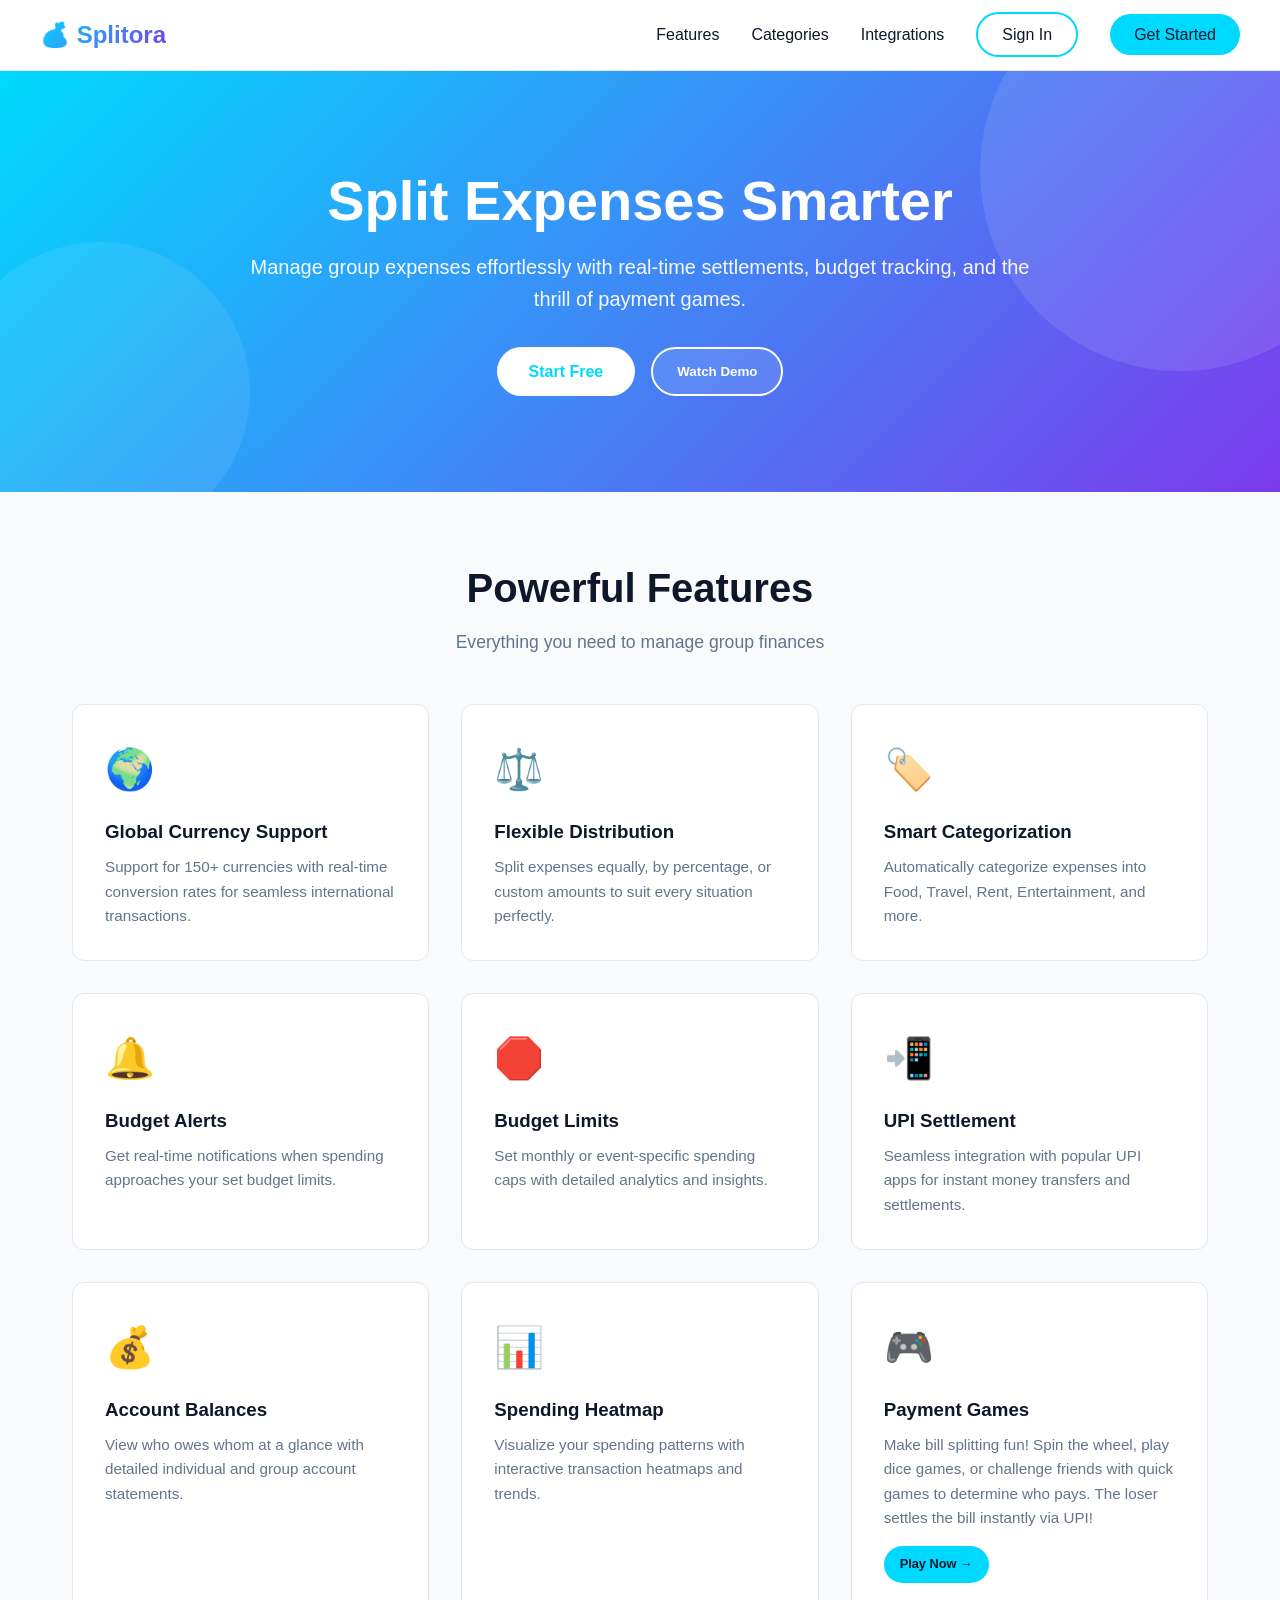
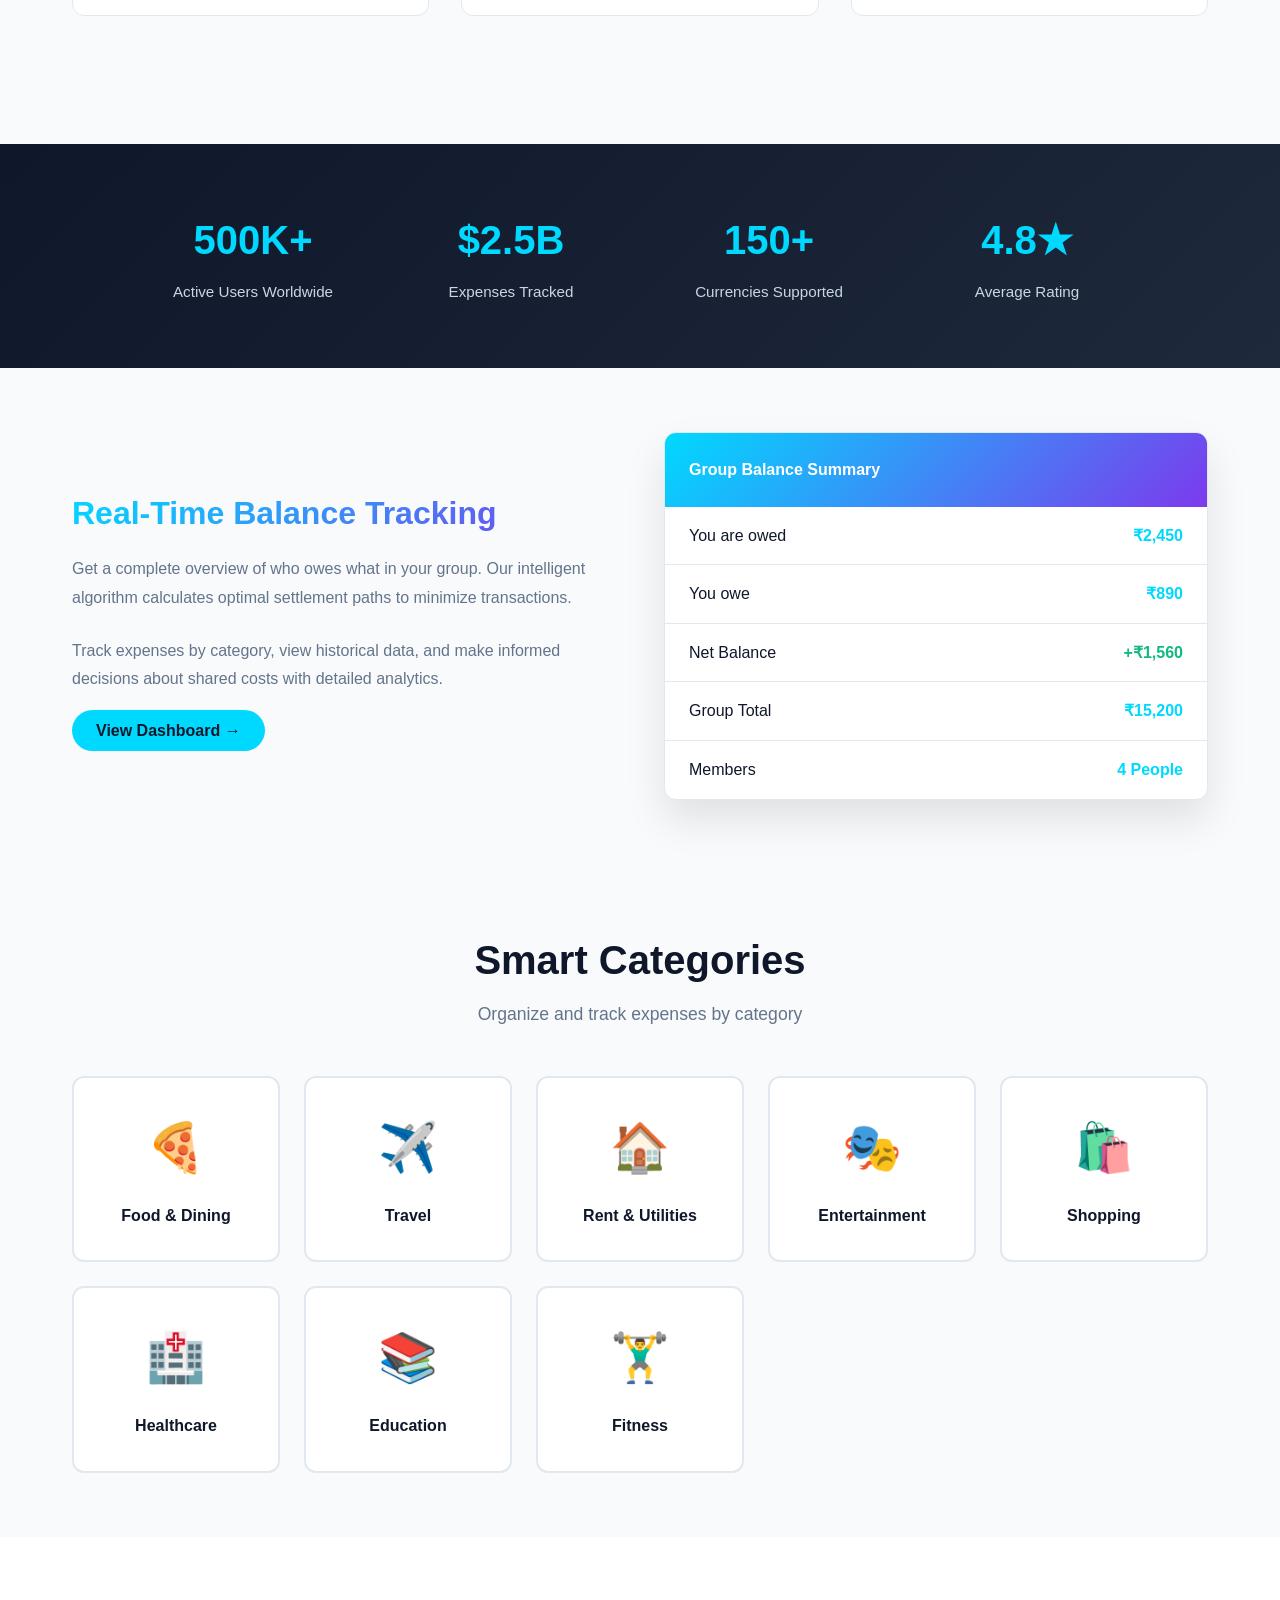
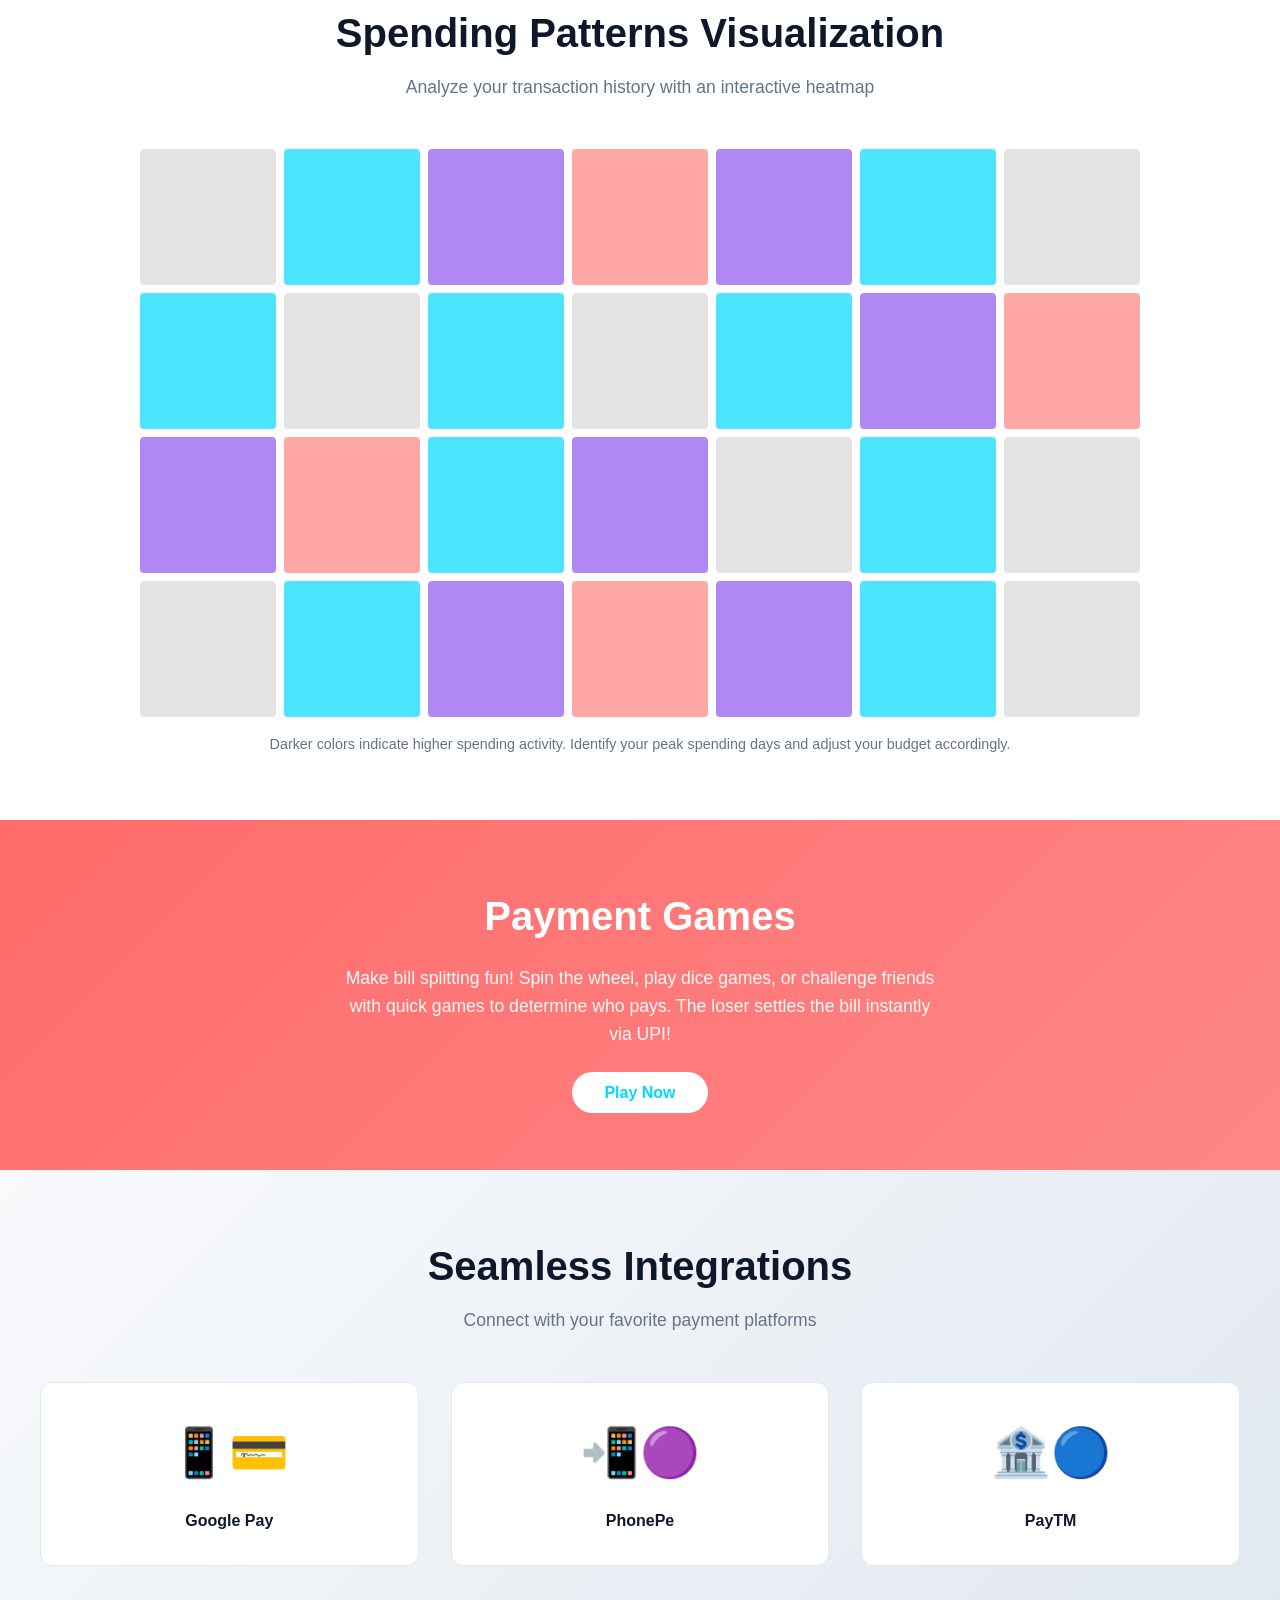
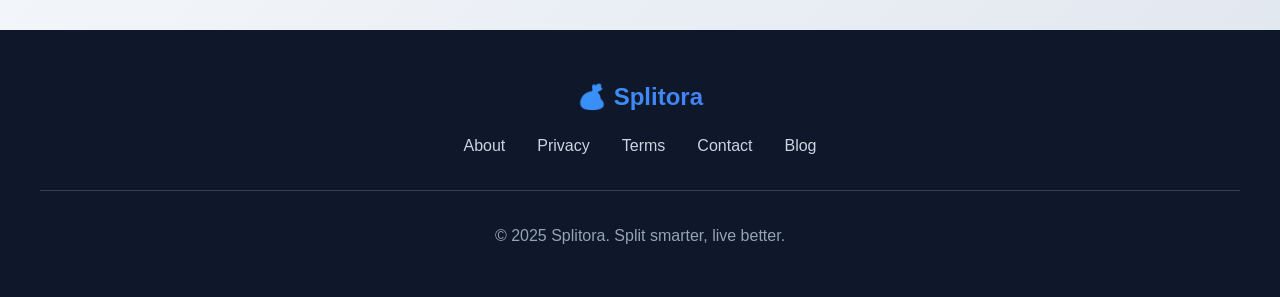
<file: index.html>
<!DOCTYPE html>
<html lang="en">

<head>
 <meta charset="UTF-8">
 <meta name="viewport" content="width=device-width, initial-scale=1.0">
 <title>Splitora - Smart Expense Splitting</title>
 <script src="upi.js"></script>
 <script src="shared.js"></script>
 <link rel="stylesheet" href="css/index.css">
</head>

<body>
 <!-- Header -->
 <header>
  <nav>
   <div class="logo">💰 Splitora</div>
   <ul class="nav-links">
    <li><a href="#features">Features</a></li>
    <li><a href="#categories">Categories</a></li>
    <li><a href="#integrations">Integrations</a></li>
    <li><a href="form.html" class="btn-secondary" style="text-decoration: none;">Sign In</a></li>
    <li><a href="form.html" class="btn-primary" style="text-decoration: none;">Get Started</a></li>
   </ul>
  </nav>
 </header>

 <!-- Hero Section -->
 <section class="hero">
  <div class="hero-content">
   <h1>Split Expenses Smarter</h1>
   <p>Manage group expenses effortlessly with real-time settlements, budget tracking, and the thrill of payment games.
   </p>
   <div class="hero-buttons">
    <a href="form.html" class="btn-light" style="text-decoration: none;">Start Free</a>
    <button class="btn-secondary" style="background: rgba(255,255,255,0.1); border-color: white; color: white;">Watch
     Demo</button>
   </div>
  </div>
 </section>

 <!-- Features Section -->
 <section class="features-section" id="features">
  <div class="section-header">
   <h2>Powerful Features</h2>
   <p>Everything you need to manage group finances</p>
  </div>

  <div class="features-grid">
   <div class="feature-card">
    <div class="feature-icon">🌍</div>
    <h3>Global Currency Support</h3>
    <p>Support for 150+ currencies with real-time conversion rates for seamless international transactions.</p>
   </div>

   <div class="feature-card">
    <div class="feature-icon">⚖️</div>
    <h3>Flexible Distribution</h3>
    <p>Split expenses equally, by percentage, or custom amounts to suit every situation perfectly.</p>
   </div>

   <div class="feature-card">
    <div class="feature-icon">🏷️</div>
    <h3>Smart Categorization</h3>
    <p>Automatically categorize expenses into Food, Travel, Rent, Entertainment, and more.</p>
   </div>

   <div class="feature-card">
    <div class="feature-icon">🔔</div>
    <h3>Budget Alerts</h3>
    <p>Get real-time notifications when spending approaches your set budget limits.</p>
   </div>

   <div class="feature-card">
    <div class="feature-icon">🛑</div>
    <h3>Budget Limits</h3>
    <p>Set monthly or event-specific spending caps with detailed analytics and insights.</p>
   </div>

   <div class="feature-card">
    <div class="feature-icon">📲</div>
    <h3>UPI Settlement</h3>
    <p>Seamless integration with popular UPI apps for instant money transfers and settlements.</p>
   </div>

   <div class="feature-card">
    <div class="feature-icon">💰</div>
    <h3>Account Balances</h3>
    <p>View who owes whom at a glance with detailed individual and group account statements.</p>
   </div>

   <div class="feature-card">
    <div class="feature-icon">📊</div>
    <h3>Spending Heatmap</h3>
    <p>Visualize your spending patterns with interactive transaction heatmaps and trends.</p>
   </div>

   <div class="feature-card">
    <div class="feature-icon">🎮</div>
    <h3>Payment Games</h3>
    <p>Make bill splitting fun! Spin the wheel, play dice games, or challenge friends with quick games to determine who pays. The loser settles the bill instantly via UPI!</p>
    <a href="game.html" class="btn-primary" style="text-decoration: none; margin-top: 1rem; display: inline-block; padding: 0.5rem 1rem; font-size: 0.8rem;">Play Now →</a>
   </div>
  </div>
 </section>

 <!-- Stats Section -->
 <section class="stats-section">
  <div class="stats-grid">
   <div class="stat-card">
    <div class="stat-number">500K+</div>
    <div class="stat-label">Active Users Worldwide</div>
   </div>
   <div class="stat-card">
    <div class="stat-number">$2.5B</div>
    <div class="stat-label">Expenses Tracked</div>
   </div>
   <div class="stat-card">
    <div class="stat-number">150+</div>
    <div class="stat-label">Currencies Supported</div>
   </div>
   <div class="stat-card">
    <div class="stat-number">4.8★</div>
    <div class="stat-label">Average Rating</div>
   </div>
  </div>
 </section>

 <!-- Dashboard Preview -->
 <section class="dashboard-section">
  <div class="dashboard-container">
   <div class="dashboard-content">
    <h3>Real-Time Balance Tracking</h3>
    <p>Get a complete overview of who owes what in your group. Our intelligent algorithm calculates optimal settlement
     paths to minimize transactions.</p>
    <p>Track expenses by category, view historical data, and make informed decisions about shared costs with detailed
     analytics.</p>
    <a href="dashboard.html" class="btn-primary" style="text-decoration: none;">View Dashboard →</a>
   </div>
   <div class="dashboard-preview">
    <div class="dashboard-header">Group Balance Summary</div>
    <div class="dashboard-item">
     <span class="item-label">You are owed</span>
     <span class="item-value">₹2,450</span>
    </div>
    <div class="dashboard-item">
     <span class="item-label">You owe</span>
     <span class="item-value">₹890</span>
    </div>
    <div class="dashboard-item">
     <span class="item-label">Net Balance</span>
     <span class="item-value" style="color: var(--success);">+₹1,560</span>
    </div>
    <div class="dashboard-item">
     <span class="item-label">Group Total</span>
     <span class="item-value">₹15,200</span>
    </div>
    <div class="dashboard-item">
     <span class="item-label">Members</span>
     <span class="item-value">4 People</span>
    </div>
   </div>
  </div>
 </section>

 <!-- Categories Section -->
 <section class="categories-section" id="categories">
  <div class="section-header">
   <h2>Smart Categories</h2>
   <p>Organize and track expenses by category</p>
  </div>

  <div class="category-grid">
   <div class="category-item">
    <div class="category-emoji">🍕</div>
    <div class="category-name">Food & Dining</div>
   </div>
   <div class="category-item">
    <div class="category-emoji">✈️</div>
    <div class="category-name">Travel</div>
   </div>
   <div class="category-item">
    <div class="category-emoji">🏠</div>
    <div class="category-name">Rent & Utilities</div>
   </div>
   <div class="category-item">
    <div class="category-emoji">🎭</div>
    <div class="category-name">Entertainment</div>
   </div>
   <div class="category-item">
    <div class="category-emoji">🛍️</div>
    <div class="category-name">Shopping</div>
   </div>
   <div class="category-item">
    <div class="category-emoji">🏥</div>
    <div class="category-name">Healthcare</div>
   </div>
   <div class="category-item">
    <div class="category-emoji">📚</div>
    <div class="category-name">Education</div>
   </div>
   <div class="category-item">
    <div class="category-emoji">🏋️‍♂️</div>
    <div class="category-name">Fitness</div>
   </div>
  </div>
 </section>

 <!-- Heatmap Section -->
 <section class="heatmap-section">
  <div class="heatmap-container">
   <div class="section-header">
    <h2>Spending Patterns Visualization</h2>
    <p>Analyze your transaction history with an interactive heatmap</p>
   </div>

   <div class="heatmap-grid">
    <div class="heatmap-cell low"></div>
    <div class="heatmap-cell medium"></div>
    <div class="heatmap-cell high"></div>
    <div class="heatmap-cell very-high"></div>
    <div class="heatmap-cell high"></div>
    <div class="heatmap-cell medium"></div>
    <div class="heatmap-cell low"></div>

    <div class="heatmap-cell medium"></div>
    <div class="heatmap-cell low"></div>
    <div class="heatmap-cell medium"></div>
    <div class="heatmap-cell low"></div>
    <div class="heatmap-cell medium"></div>
    <div class="heatmap-cell high"></div>
    <div class="heatmap-cell very-high"></div>

    <div class="heatmap-cell high"></div>
    <div class="heatmap-cell very-high"></div>
    <div class="heatmap-cell medium"></div>
    <div class="heatmap-cell high"></div>
    <div class="heatmap-cell low"></div>
    <div class="heatmap-cell medium"></div>
    <div class="heatmap-cell low"></div>

    <div class="heatmap-cell low"></div>
    <div class="heatmap-cell medium"></div>
    <div class="heatmap-cell high"></div>
    <div class="heatmap-cell very-high"></div>
    <div class="heatmap-cell high"></div>
    <div class="heatmap-cell medium"></div>
    <div class="heatmap-cell low"></div>
   </div>
   <p style="text-align: center; margin-top: 1rem; color: #64748b; font-size: 0.9rem;">
    Darker colors indicate higher spending activity. Identify your peak spending days and adjust your budget
    accordingly.
   </p>
  </div>
 </section>

 <!-- Game Section -->
 <section class="game-section">
  <div class="game-content">
   <h2>Payment Games</h2>
   <p>Make bill splitting fun! Spin the wheel, play dice games, or challenge friends with quick games to determine who
    pays. The loser settles the bill instantly via UPI!</p>
   <a href="game.html" class="btn-light" style="text-decoration: none;">Play Now</a>
  </div>
 </section>

 <!-- Integrations Section -->
 <section class="integrations-section" id="integrations">
  <div class="integrations-container">
   <div class="section-header">
    <h2>Seamless Integrations</h2>
    <p>Connect with your favorite payment platforms</p>
   </div>

   <div class="integrations-grid">
    <div class="integration-card">
     <div class="integration-icon">📱💳</div>
     <strong>Google Pay</strong>
    </div>
    <div class="integration-card">
     <div class="integration-icon">📲🟣</div>
     <strong>PhonePe</strong>
    </div>
    <div class="integration-card">
     <div class="integration-icon">🏦🔵</div>
     <strong>PayTM</strong>
    </div>
   </div>
  </div>
 </section>

 <!-- Footer -->
 <footer>
  <div class="footer-content">
   <div class="logo" style="color: var(--primary); margin-bottom: 1rem;">💰 Splitora</div>
   <div class="footer-links">
    <a href="#about">About</a>
    <a href="#privacy">Privacy</a>
    <a href="#terms">Terms</a>
    <a href="#contact">Contact</a>
    <a href="#blog">Blog</a>
   </div>
   <div class="footer-bottom">
    <p>&copy; 2025 Splitora. Split smarter, live better.</p>
   </div>
  </div>
 </footer>
</body>

</html>
</file>
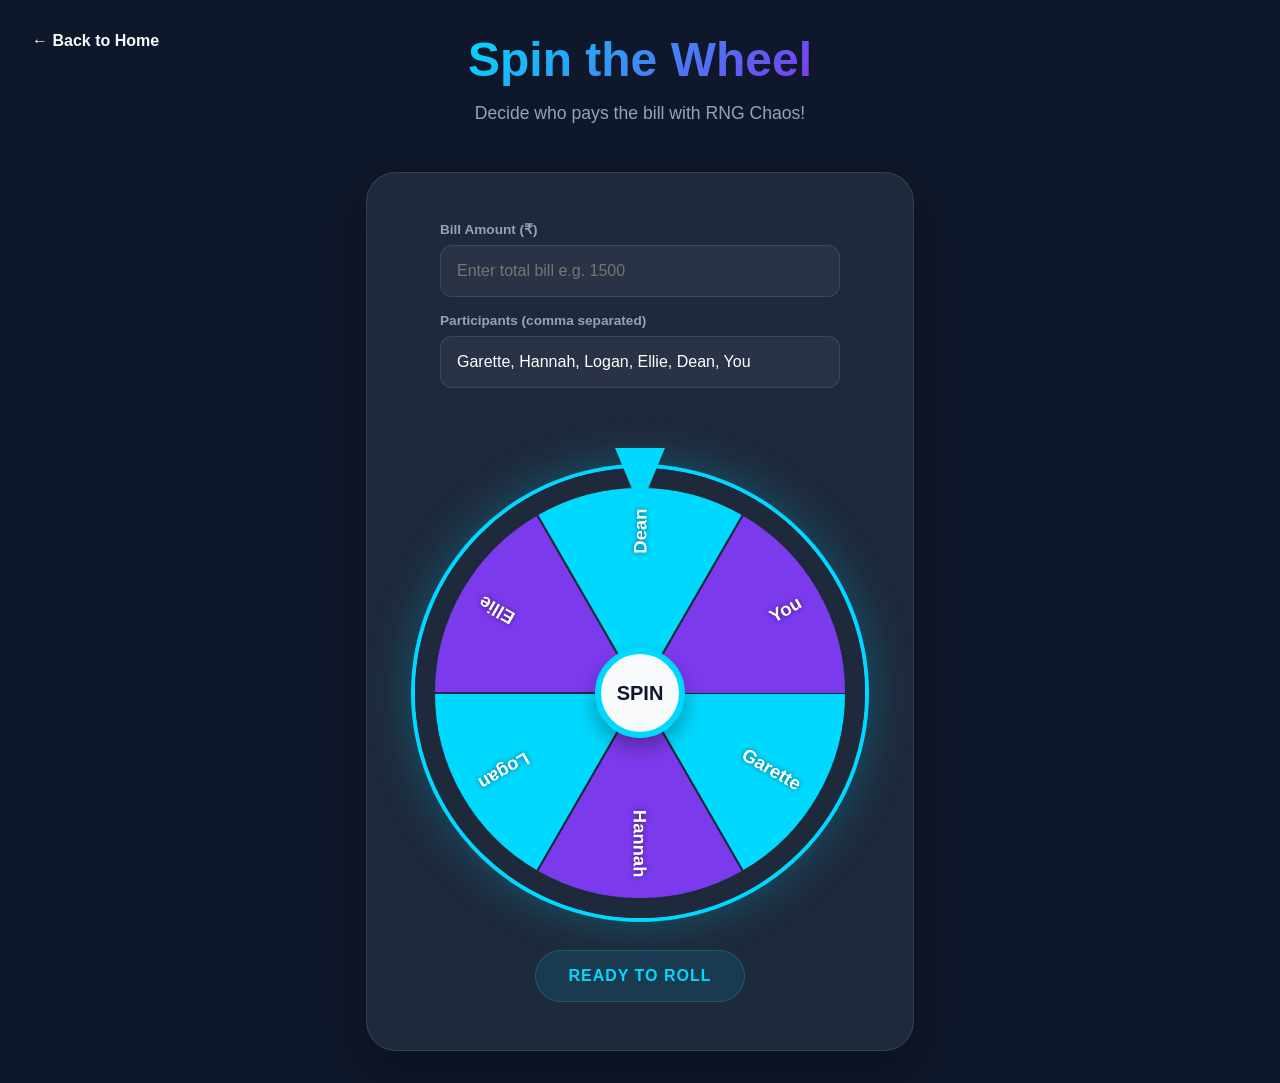
<file: game.html>
<!DOCTYPE html>
<html lang="en">
<head>
 <meta charset="UTF-8">
 <meta name="viewport" content="width=device-width, initial-scale=1.0">
 <title>Spin & Split | Splitora Games</title>
 <script src="shared.js"></script>
 <link rel="stylesheet" href="css/game.css">
</head>
<body>
 <a href="index.html" class="nav-back">← Back to Home</a>

 <header>
  <h1> Spin the Wheel</h1>
  <p style="color: #94a3b8; font-size: 1.1rem;">Decide who pays the bill with RNG Chaos!</p>
 </header>

 <div class="game-container">
  <div class="input-section">
   <div class="input-group">
    <label>Bill Amount (₹)</label>
    <input type="text" id="bill-amount" placeholder="Enter total bill e.g. 1500">
   </div>
   <div class="input-group">
    <label>Participants (comma separated)</label>
    <input type="text" id="participants" value="Garette, Hannah, Logan, Ellie, Dean, You">
   </div>
  </div>

  <div class="wheel-wrapper">
   <div class="wheel-pointer"></div>
   <canvas id="wheel-canvas" width="800" height="800"></canvas>
   <button class="spin-button" id="spin-btn">SPIN</button>
  </div>

  <div class="status-card" id="status-msg">READY TO ROLL</div>
 </div>

 <div class="loser-modal" id="loser-modal">
  <div class="loser-content">
   <div class="loser-emoji">💸</div>
   <p style="text-transform: uppercase; letter-spacing: 2px; font-weight: 800; color: #94a3b8;">The Loser is</p>
   <h2 class="loser-name" id="loser-name">TANISHA</h2>
   <p id="bill-detail" style="font-size: 1.2rem; font-weight: 600;">Owes ₹1,500.00</p>
   <a href="#" class="btn-upi" id="upi-link">Pay via UPI Now</a>
   <button onclick="resetGame()" style="display: block; margin: 1.5rem auto 0; background: none; border: none; color: #94a3b8; cursor: pointer; text-decoration: underline;">Spin Again</button>
  </div>
 </div>

 <script>
  const canvas = document.getElementById('wheel-canvas');
  const ctx = canvas.getContext('2d');
  const spinBtn = document.getElementById('spin-btn');
  const statusMsg = document.getElementById('status-msg');
  const loserModal = document.getElementById('loser-modal');
  const loserNameEl = document.getElementById('loser-name');
  const billDetailEl = document.getElementById('bill-detail');
  
  let members = [];
  let currentRotation = 0;
  let isSpinning = false;

  function initWheel() {
   const input = document.getElementById('participants').value;
   const parsedMembers = input.split(',').map(m => m.trim()).filter(m => m !== "");
   
   // Safely deduplicate names gracefully without breaking UI rendering
   const seen = {};
   members = parsedMembers.map(name => {
    if (!seen[name]) {
     seen[name] = 1;
     return name;
    } else {
     seen[name]++;
     return `${name} (${seen[name]})`;
    }
   });
   
   drawWheel();
  }

  function drawWheel() {
   const centerX = canvas.width / 2;
   const centerY = canvas.height / 2;
   const radius = canvas.width / 2 - 20;
   const sliceAngle = (2 * Math.PI) / members.length;

   ctx.clearRect(0, 0, canvas.width, canvas.height);

   members.forEach((name, i) => {
    const angle = i * sliceAngle;
    
    // Slice
    ctx.beginPath();
    ctx.moveTo(centerX, centerY);
    ctx.arc(centerX, centerY, radius, angle, angle + sliceAngle);
    ctx.fillStyle = i % 2 === 0 ? '#00d9ff' : '#7c3aed';
    ctx.fill();
    ctx.strokeStyle = '#1e293b';
    ctx.lineWidth = 4;
    ctx.stroke();

    // Text label
    ctx.save();
    ctx.translate(centerX, centerY);
    ctx.rotate(angle + sliceAngle / 2);
    ctx.textAlign = "right";
    ctx.fillStyle = "white";
    ctx.font = "bold 34px sans-serif";
    ctx.shadowColor = "rgba(0,0,0,0.5)";
    ctx.shadowBlur = 10;
    ctx.fillText(name, radius - 40, 12);
    ctx.restore();
   });
  }

  spinBtn.addEventListener('click', () => {
   if (isSpinning) return;
   
   const amountInput = document.getElementById('bill-amount').value;
   const amount = sanitizeCurrency(amountInput);
   
   if (amount <= 0) {
    alert("Please enter a valid bill amount greater than 0!");
    return;
   }
   
   if (members.length < 2) {
    alert("Add at least 2 participants!");
    return;
   }

   isSpinning = true;
   spinBtn.disabled = true;
   statusMsg.innerText = "THE UNIVERSE IS DECIDING...";

   const spins = 8 + Math.random() * 5; 
   const degrees = spins * 360 + Math.random() * 360;
   currentRotation += degrees;

   canvas.style.transform = `rotate(${currentRotation}deg)`;

   setTimeout(() => {
    isSpinning = false;
    spinBtn.disabled = false;
    
    // Calculate winner
    const actualRotation = currentRotation % 360;
    const sliceWidth = 360 / members.length;
    // Pointer is at -90deg (top). Wheel rotates clockwise.
    // winnerIndex = floor((360 - offset + 270) % 360 / sliceWidth)
    const winnerIndex = Math.floor(((360 - (actualRotation % 360) + 270) % 360) / sliceWidth);
    const winner = members[winnerIndex];

    showLoser(winner, amount);
   }, 5000);
  });

  function showLoser(name, amount) {
   loserNameEl.innerText = name.toUpperCase();
   billDetailEl.innerText = `Owes ₹${parseFloat(amount).toLocaleString()}`;
   statusMsg.innerText = "WE HAVE A LOSER!";
   loserModal.style.display = 'flex';
  }

  function resetGame() {
   loserModal.style.display = 'none';
   statusMsg.innerText = "READY TO ROLL";
   initWheel();
  }

  document.getElementById('participants').addEventListener('change', initWheel);
  
  // Initial draw
  initWheel();
 </script>
</body>
</html>
</file>
<file: css/index.css>
* {
 margin: 0;
 padding: 0;
 box-sizing: border-box;
}

:root {
 /* Primary Color - Vibrant Teal */
 --primary: #00d9ff;
 /* Secondary - Purple Accent */
 --secondary: #7c3aed;
 /* Tertiary - Coral */
 --accent: #ff6b6b;
 /* Neutral Dark */
 --dark: #0f172a;
 /* Neutral Light */
 --light: #f8fafc;
 /* Border/Divider */
 --border: #e2e8f0;
 /* Success */
 --success: #10b981;
 /* Warning */
 --warning: #f59e0b;
}

body {
 font-family: -apple-system, BlinkMacSystemFont, 'Segoe UI', Roboto, 'Helvetica Neue', Arial, sans-serif;
 background: var(--light);
 color: var(--dark);
 line-height: 1.6;
}

/* Header & Navigation */
header {
 background: white;
 border-bottom: 1px solid var(--border);
 padding: 1rem 2rem;
 position: sticky;
 top: 0;
 z-index: 100;
}

nav {
 display: flex;
 justify-content: space-between;
 align-items: center;
 max-width: 1200px;
 margin: 0 auto;
}

.logo {
 font-size: 1.5rem;
 font-weight: 800;
 background: linear-gradient(135deg, var(--primary), var(--secondary));
 -webkit-background-clip: text;
 -webkit-text-fill-color: transparent;
 background-clip: text;
}

.nav-links {
 display: flex;
 gap: 2rem;
 list-style: none;
 align-items: center;
}

.nav-links a {
 text-decoration: none;
 color: var(--dark);
 font-weight: 500;
 transition: color 0.3s ease;
}

.nav-links a:hover {
 color: var(--primary);
}

.btn-primary {
 background: var(--primary);
 color: var(--dark);
 padding: 0.75rem 1.5rem;
 border-radius: 50px;
 border: none;
 font-weight: 600;
 cursor: pointer;
 transition: all 0.3s ease;
}

.btn-primary:hover {
 transform: translateY(-2px);
 box-shadow: 0 10px 30px rgba(0, 217, 255, 0.3);
}

.btn-secondary {
 background: transparent;
 color: var(--primary);
 padding: 0.75rem 1.5rem;
 border: 2px solid var(--primary);
 border-radius: 50px;
 font-weight: 600;
 cursor: pointer;
 transition: all 0.3s ease;
}

.btn-secondary:hover {
 background: var(--primary);
 color: var(--dark);
}

/* Hero Section */
.hero {
 background: linear-gradient(135deg, #00d9ff 0%, #7c3aed 100%);
 color: white;
 padding: 6rem 2rem;
 text-align: center;
 position: relative;
 overflow: hidden;
}

.hero::before {
 content: '';
 position: absolute;
 width: 400px;
 height: 400px;
 background: rgba(255, 255, 255, 0.1);
 border-radius: 50%;
 top: -100px;
 right: -100px;
}

.hero::after {
 content: '';
 position: absolute;
 width: 300px;
 height: 300px;
 background: rgba(255, 255, 255, 0.08);
 border-radius: 50%;
 bottom: -50px;
 left: -50px;
}

.hero-content {
 max-width: 800px;
 margin: 0 auto;
 position: relative;
 z-index: 1;
}

.hero h1 {
 font-size: 3.5rem;
 margin-bottom: 1rem;
 font-weight: 800;
 line-height: 1.2;
}

.hero p {
 font-size: 1.25rem;
 margin-bottom: 2rem;
 opacity: 0.95;
}

.hero-buttons {
 display: flex;
 gap: 1rem;
 justify-content: center;
 flex-wrap: wrap;
}

.btn-light {
 background: white;
 color: var(--primary);
 padding: 0.75rem 2rem;
 border-radius: 50px;
 border: none;
 font-weight: 600;
 cursor: pointer;
 transition: all 0.3s ease;
}

.btn-light:hover {
 transform: translateY(-2px);
 box-shadow: 0 10px 30px rgba(0, 0, 0, 0.2);
}

/* Features Grid */
.features-section {
 padding: 4rem 2rem;
 max-width: 1200px;
 margin: 0 auto;
}

.section-header {
 text-align: center;
 margin-bottom: 3rem;
}

.section-header h2 {
 font-size: 2.5rem;
 margin-bottom: 0.5rem;
}

.section-header p {
 font-size: 1.1rem;
 color: #64748b;
}

.features-grid {
 display: grid;
 grid-template-columns: repeat(auto-fit, minmax(280px, 1fr));
 gap: 2rem;
 margin-bottom: 4rem;
}

.feature-card {
 background: white;
 padding: 2rem;
 border-radius: 12px;
 border: 1px solid var(--border);
 transition: all 0.3s ease;
}

.feature-card:hover {
 transform: translateY(-5px);
 box-shadow: 0 20px 40px rgba(0, 0, 0, 0.1);
 border-color: var(--primary);
}

.feature-icon {
 font-size: 2.5rem;
 margin-bottom: 1rem;
}

.feature-card h3 {
 margin-bottom: 0.5rem;
 color: var(--dark);
}

.feature-card p {
 color: #64748b;
 font-size: 0.95rem;
}

/* Stats Section */
.stats-section {
 background: linear-gradient(135deg, var(--dark) 0%, #1e293b 100%);
 color: white;
 padding: 4rem 2rem;
}

.stats-grid {
 display: grid;
 grid-template-columns: repeat(auto-fit, minmax(200px, 1fr));
 gap: 2rem;
 max-width: 1000px;
 margin: 0 auto;
}

.stat-card {
 text-align: center;
}

.stat-number {
 font-size: 2.5rem;
 font-weight: 800;
 color: var(--primary);
 margin-bottom: 0.5rem;
}

.stat-label {
 color: #cbd5e1;
 font-size: 0.95rem;
}

/* Dashboard Preview */
.dashboard-section {
 padding: 4rem 2rem;
 max-width: 1200px;
 margin: 0 auto;
}

.dashboard-container {
 display: grid;
 grid-template-columns: 1fr 1fr;
 gap: 3rem;
 align-items: center;
}

.dashboard-content h3 {
 font-size: 2rem;
 margin-bottom: 1rem;
 background: linear-gradient(135deg, var(--primary), var(--secondary));
 -webkit-background-clip: text;
 -webkit-text-fill-color: transparent;
 background-clip: text;
}

.dashboard-content p {
 color: #64748b;
 margin-bottom: 1.5rem;
 line-height: 1.8;
}

.dashboard-preview {
 background: white;
 border: 1px solid var(--border);
 border-radius: 12px;
 overflow: hidden;
 box-shadow: 0 20px 40px rgba(0, 0, 0, 0.1);
}

.dashboard-header {
 background: linear-gradient(135deg, var(--primary) 0%, var(--secondary) 100%);
 color: white;
 padding: 1.5rem;
 font-weight: 600;
}

.dashboard-item {
 padding: 1rem 1.5rem;
 border-bottom: 1px solid var(--border);
 display: flex;
 justify-content: space-between;
 align-items: center;
}

.dashboard-item:last-child {
 border-bottom: none;
}

.item-label {
 font-weight: 500;
}

.item-value {
 color: var(--primary);
 font-weight: 600;
}

/* Game Section */
.game-section {
 background: linear-gradient(135deg, #ff6b6b 0%, #ff8787 100%);
 color: white;
 padding: 4rem 2rem;
 text-align: center;
}

.game-content {
 max-width: 600px;
 margin: 0 auto;
}

.game-content h2 {
 font-size: 2.5rem;
 margin-bottom: 1rem;
}

.game-content p {
 font-size: 1.1rem;
 margin-bottom: 2rem;
 opacity: 0.95;
}

/* Categories */
.categories-section {
 padding: 4rem 2rem;
 max-width: 1200px;
 margin: 0 auto;
}

.category-grid {
 display: grid;
 grid-template-columns: repeat(auto-fit, minmax(180px, 1fr));
 gap: 1.5rem;
}

.category-item {
 background: white;
 padding: 2rem;
 border-radius: 12px;
 text-align: center;
 border: 2px solid var(--border);
 transition: all 0.3s ease;
 cursor: pointer;
}

.category-item:hover {
 border-color: var(--primary);
 box-shadow: 0 10px 30px rgba(0, 217, 255, 0.2);
}

.category-emoji {
 font-size: 3rem;
 margin-bottom: 1rem;
}

.category-name {
 font-weight: 600;
 color: var(--dark);
}

/* Heatmap Section */
.heatmap-section {
 padding: 4rem 2rem;
 background: white;
}

.heatmap-container {
 max-width: 1000px;
 margin: 0 auto;
}

.heatmap-grid {
 display: grid;
 grid-template-columns: repeat(7, 1fr);
 gap: 0.5rem;
 margin-top: 2rem;
}

.heatmap-cell {
 aspect-ratio: 1;
 border-radius: 4px;
 opacity: 0.6;
}

.heatmap-cell.low {
 background: #d4d4d8;
}

.heatmap-cell.medium {
 background: var(--primary);
 opacity: 0.7;
}

.heatmap-cell.high {
 background: var(--secondary);
}

.heatmap-cell.very-high {
 background: var(--accent);
}

/* Integrations */
.integrations-section {
 padding: 4rem 2rem;
 background: linear-gradient(135deg, #f8fafc 0%, #e2e8f0 100%);
}

.integrations-container {
 max-width: 1200px;
 margin: 0 auto;
}

.integrations-grid {
 display: grid;
 grid-template-columns: repeat(auto-fit, minmax(150px, 1fr));
 gap: 2rem;
 margin-top: 2rem;
}

.integration-card {
 background: white;
 padding: 2rem;
 border-radius: 12px;
 text-align: center;
 border: 1px solid var(--border);
 transition: all 0.3s ease;
}

.integration-card:hover {
 transform: scale(1.05);
 border-color: var(--primary);
}

.integration-icon {
 font-size: 3rem;
 margin-bottom: 1rem;
}

/* Footer */
footer {
 background: var(--dark);
 color: white;
 padding: 3rem 2rem;
 text-align: center;
}

.footer-content {
 max-width: 1200px;
 margin: 0 auto;
}

.footer-links {
 display: flex;
 justify-content: center;
 gap: 2rem;
 margin: 1rem 0;
 flex-wrap: wrap;
}

.footer-links a {
 color: #cbd5e1;
 text-decoration: none;
 transition: color 0.3s ease;
}

.footer-links a:hover {
 color: var(--primary);
}

.footer-bottom {
 margin-top: 2rem;
 padding-top: 2rem;
 border-top: 1px solid #334155;
 color: #94a3b8;
}

/* Responsive */
@media (max-width: 768px) {
 .hero h1 {
  font-size: 2.5rem;
 }

 .nav-links {
  gap: 1rem;
  font-size: 0.9rem;
 }

 .dashboard-container {
  grid-template-columns: 1fr;
 }

 .hero-buttons {
  flex-direction: column;
 }

 .btn-primary,
 .btn-secondary,
 .btn-light {
  width: 100%;
 }

 .features-grid {
  grid-template-columns: 1fr;
 }

 .integrations-grid {
  grid-template-columns: repeat(2, 1fr);
 }
}

.gpay:hover{
  color: blue;
 }
</file>
<file: css/game.css>
:root {
 --primary: #00d9ff;
 --secondary: #7c3aed;
 --background: #0f172a;
 --surface: #1e293b;
 --text: #f8fafc;
 --accent: #10b981;
}

* {
 margin: 0;
 padding: 0;
 box-sizing: border-box;
}

body {
 font-family: -apple-system, BlinkMacSystemFont, 'Segoe UI', Roboto, sans-serif;
 background: var(--background);
 color: var(--text);
 min-height: 100vh;
 display: flex;
 flex-direction: column;
 align-items: center;
 padding: 2rem;
 overflow-x: hidden;
}

.nav-back {
 position: absolute;
 top: 2rem;
 left: 2rem;
 color: var(--text);
 text-decoration: none;
 font-weight: 600;
 display: flex;
 align-items: center;
 gap: 0.5rem;
 transition: transform 0.3s;
}

.nav-back:hover {
 transform: translateX(-5px);
}

header {
 text-align: center;
 margin-bottom: 3rem;
}

h1 {
 font-size: 3rem;
 font-weight: 800;
 background: linear-gradient(135deg, var(--primary), var(--secondary));
 -webkit-background-clip: text;
 -webkit-text-fill-color: transparent;
 margin-bottom: 1rem;
}

.game-container {
 position: relative;
 background: var(--surface);
 padding: 3rem;
 border-radius: 30px;
 box-shadow: 0 20px 50px rgba(0, 0, 0, 0.3);
 display: flex;
 flex-direction: column;
 align-items: center;
 gap: 2rem;
 border: 1px solid rgba(255, 255, 255, 0.1);
}

.wheel-wrapper {
 position: relative;
 width: 450px;
 height: 450px;
}

#wheel-canvas {
 width: 100%;
 height: 100%;
 border-radius: 50%;
 border: 8px solid var(--surface);
 box-shadow: 0 0 0 4px var(--primary), 0 0 50px rgba(0, 217, 255, 0.3);
 transition: transform 5s cubic-bezier(0.1, 0, 0, 1);
}

.wheel-pointer {
 position: absolute;
 top: -20px;
 left: 50%;
 transform: translateX(-50%);
 width: 50px;
 height: 60px;
 background: var(--primary);
 clip-path: polygon(50% 100%, 0 0, 100% 0);
 z-index: 10;
 filter: drop-shadow(0 5px 15px rgba(0, 217, 255, 0.5));
}

.spin-button {
 position: absolute;
 top: 50%;
 left: 50%;
 transform: translate(-50%, -50%);
 width: 90px;
 height: 90px;
 background: var(--text);
 border: 6px solid var(--primary);
 border-radius: 50%;
 color: var(--background);
 font-weight: 900;
 font-size: 1.25rem;
 cursor: pointer;
 z-index: 20;
 display: flex;
 justify-content: center;
 align-items: center;
 box-shadow: 0 10px 20px rgba(0, 0, 0, 0.3);
 transition: all 0.3s;
}

.spin-button:hover:not(:disabled) {
 transform: translate(-50%, -50%) scale(1.1);
 box-shadow: 0 0 40px var(--primary);
}

.spin-button:disabled {
 opacity: 0.7;
 cursor: not-allowed;
}

.status-card {
 background: rgba(0, 217, 255, 0.1);
 padding: 1rem 2rem;
 border-radius: 50px;
 font-weight: 700;
 border: 1px solid rgba(0, 217, 255, 0.2);
 color: var(--primary);
 letter-spacing: 1px;
}

.loser-modal {
 position: fixed;
 top: 0;
 left: 0;
 width: 100%;
 height: 100%;
 background: rgba(15, 23, 42, 0.95);
 display: none;
 justify-content: center;
 align-items: center;
 z-index: 100;
 backdrop-filter: blur(10px);
}

.loser-content {
 background: var(--surface);
 padding: 4rem;
 border-radius: 40px;
 text-align: center;
 border: 2px solid var(--secondary);
 animation: popIn 0.5s cubic-bezier(0.175, 0.885, 0.32, 1.275);
}

@keyframes popIn {
 0% { transform: scale(0.5); opacity: 0; }
 100% { transform: scale(1); opacity: 1; }
}

.loser-emoji {
 font-size: 5rem;
 margin-bottom: 1rem;
}

.loser-name {
 font-size: 3.5rem;
 font-weight: 900;
 background: linear-gradient(135deg, var(--secondary), #ff007a);
 -webkit-background-clip: text;
 -webkit-text-fill-color: transparent;
 margin-bottom: 1rem;
}

.btn-upi {
 background: var(--accent);
 color: white;
 padding: 1rem 2.5rem;
 border-radius: 50px;
 font-weight: 700;
 text-decoration: none;
 display: inline-block;
 margin-top: 2rem;
 transition: all 0.3s;
}

.btn-upi:hover {
 transform: translateY(-3px);
 box-shadow: 0 10px 20px rgba(16, 185, 129, 0.3);
}

.input-section {
 margin-bottom: 2rem;
 width: 100%;
 max-width: 400px;
}

.input-group {
 margin-bottom: 1rem;
}

.input-group label {
 display: block;
 margin-bottom: 0.5rem;
 font-size: 0.85rem;
 font-weight: 600;
 color: #94a3b8;
}

.input-group input {
 width: 100%;
 background: rgba(255, 255, 255, 0.05);
 border: 1px solid rgba(255, 255, 255, 0.1);
 padding: 1rem;
 border-radius: 12px;
 color: white;
 font-size: 1rem;
 outline: none;
 transition: border-color 0.3s;
}

.input-group input:focus {
 border-color: var(--primary);
}
</file>
